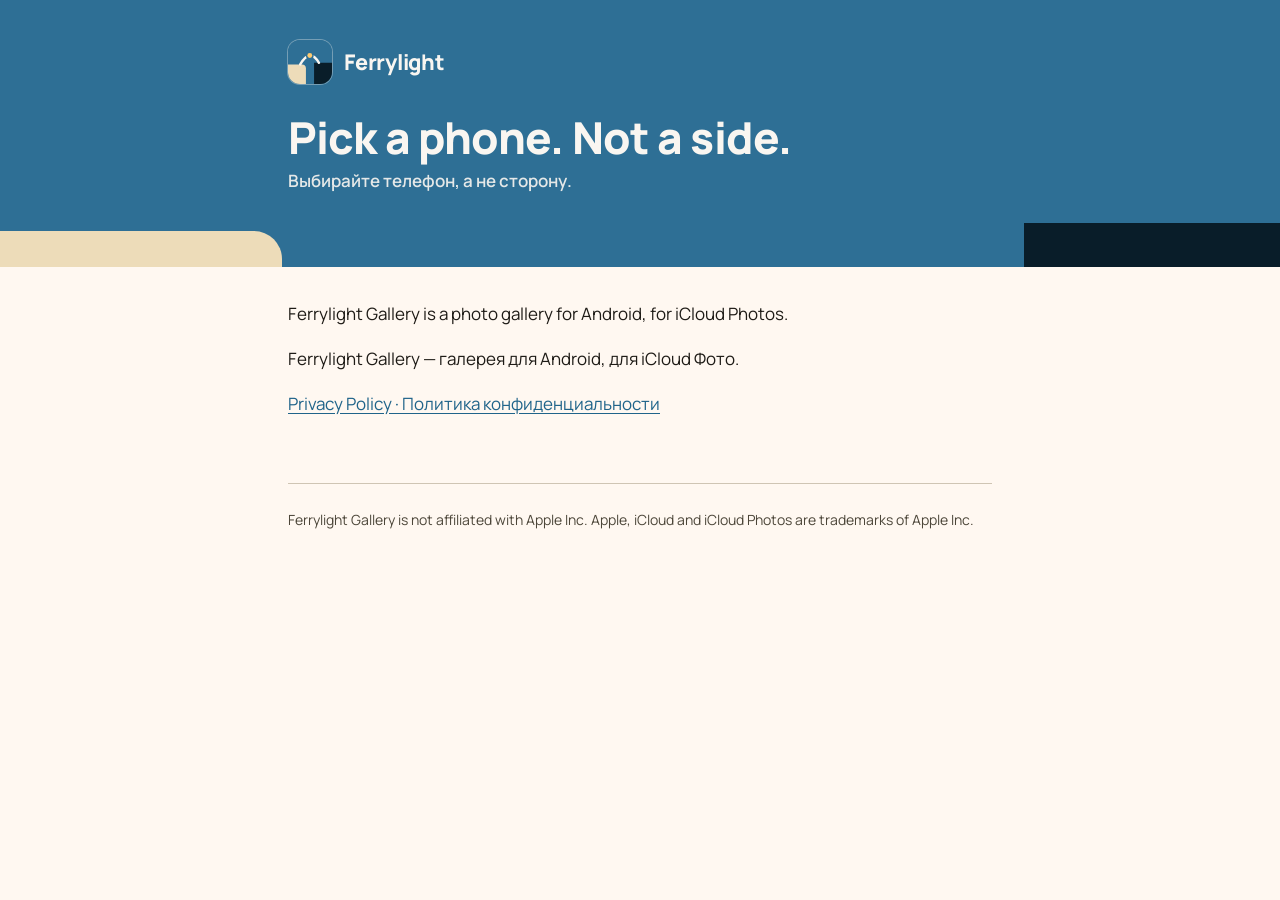
<file: index.html>
<!doctype html>
<html lang="en">
<head>
<meta charset="utf-8">
<meta name="viewport" content="width=device-width, initial-scale=1">
<title>Ferrylight Gallery</title>
<meta name="description" content="Ferrylight Gallery — a photo gallery for Android with iCloud Photos. Pick a phone. Not a side.">
<meta name="theme-color" content="#2E6F95">
<link rel="icon" href="assets/icon.svg" type="image/svg+xml">
<link rel="preload" href="assets/fonts/manrope-latin.woff2" as="font" type="font/woff2" crossorigin>
<link rel="stylesheet" href="assets/site.css">
</head>
<body>
<header class="hero">
  <div class="hero-inner">
    <a class="brand" href="./"><img src="assets/icon.svg" alt=""><span>Ferrylight</span></a>
    <h1>Pick a phone. Not a side.</h1>
    <p lang="ru">Выбирайте телефон, а не сторону.</p>
  </div>
</header>
<main>
  <p>Ferrylight Gallery is a photo gallery for Android, for iCloud Photos.</p>
  <p lang="ru">Ferrylight Gallery — галерея для Android, для iCloud Фото.</p>
  <p><a href="privacy/">Privacy Policy · Политика конфиденциальности</a></p>
</main>
<footer>
  Ferrylight Gallery is not affiliated with Apple Inc. Apple, iCloud and iCloud Photos are trademarks of Apple Inc.
</footer>
</body>
</html>
</file>
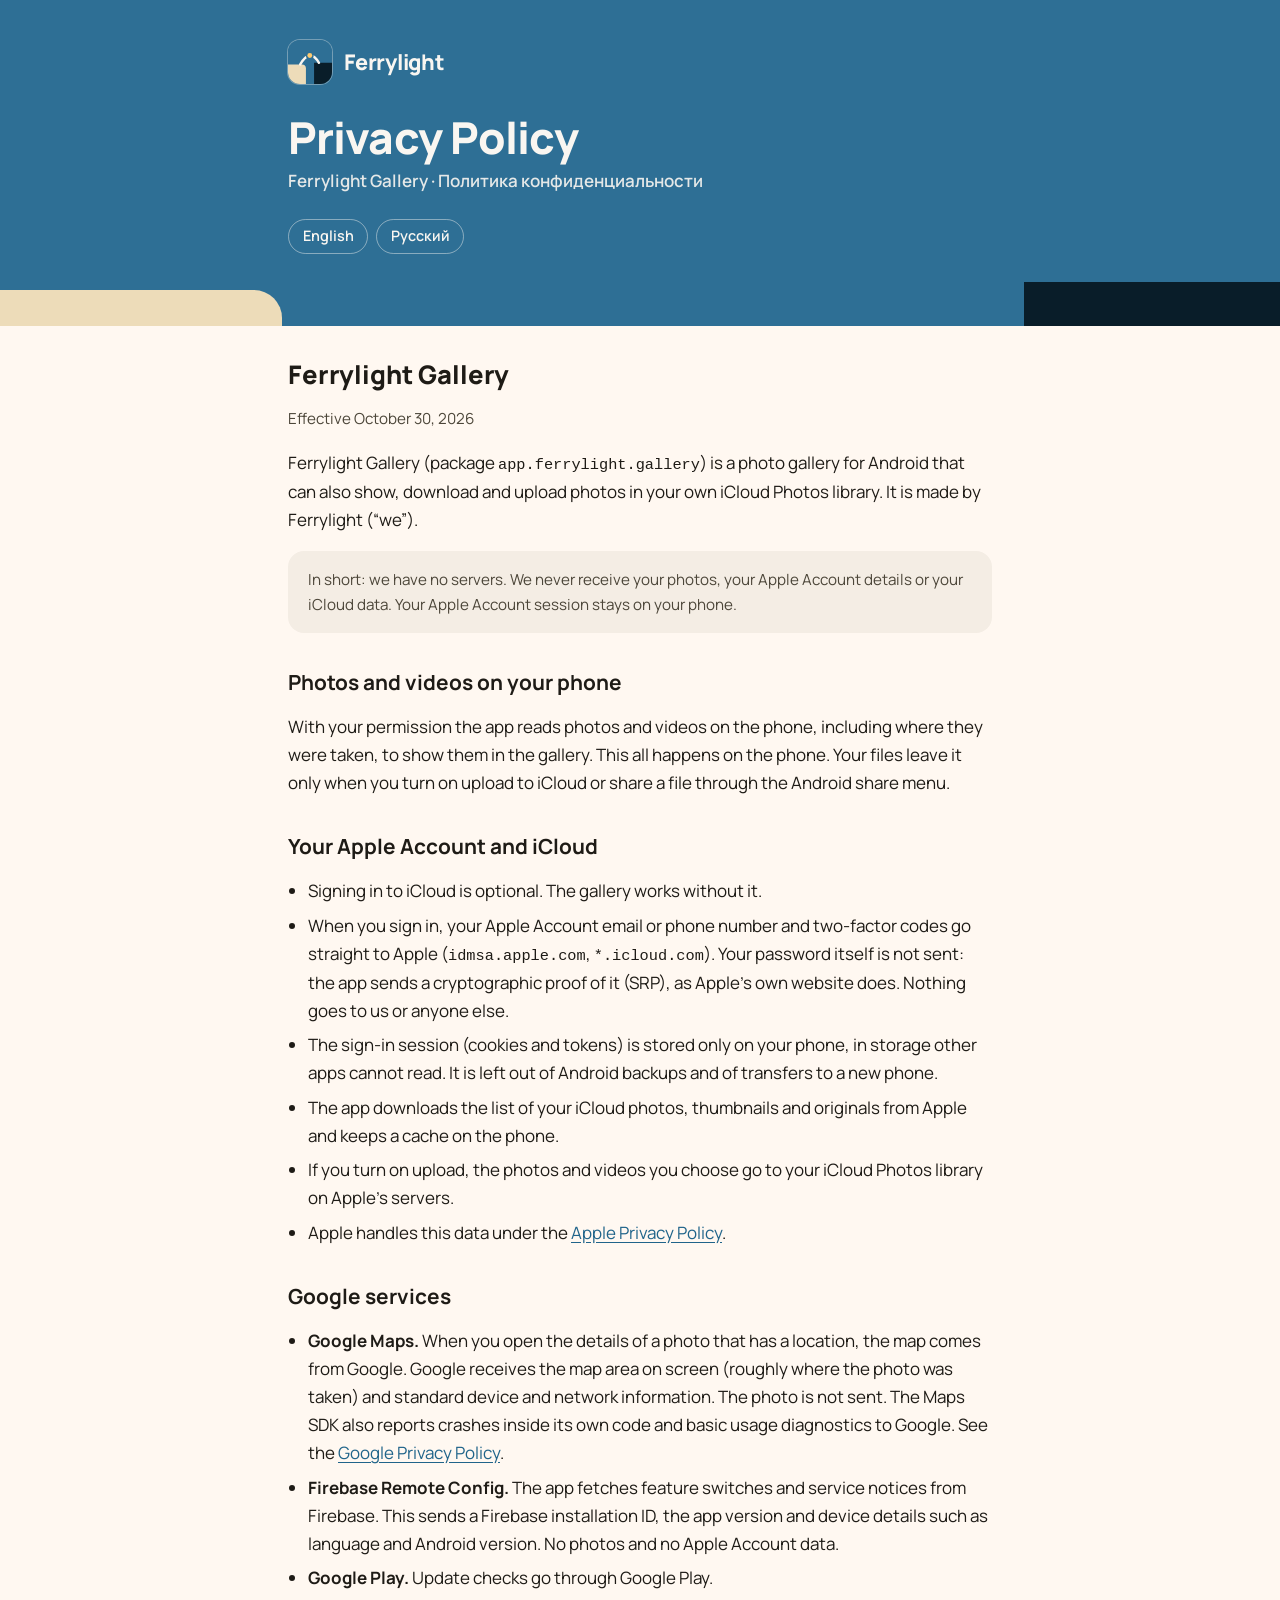
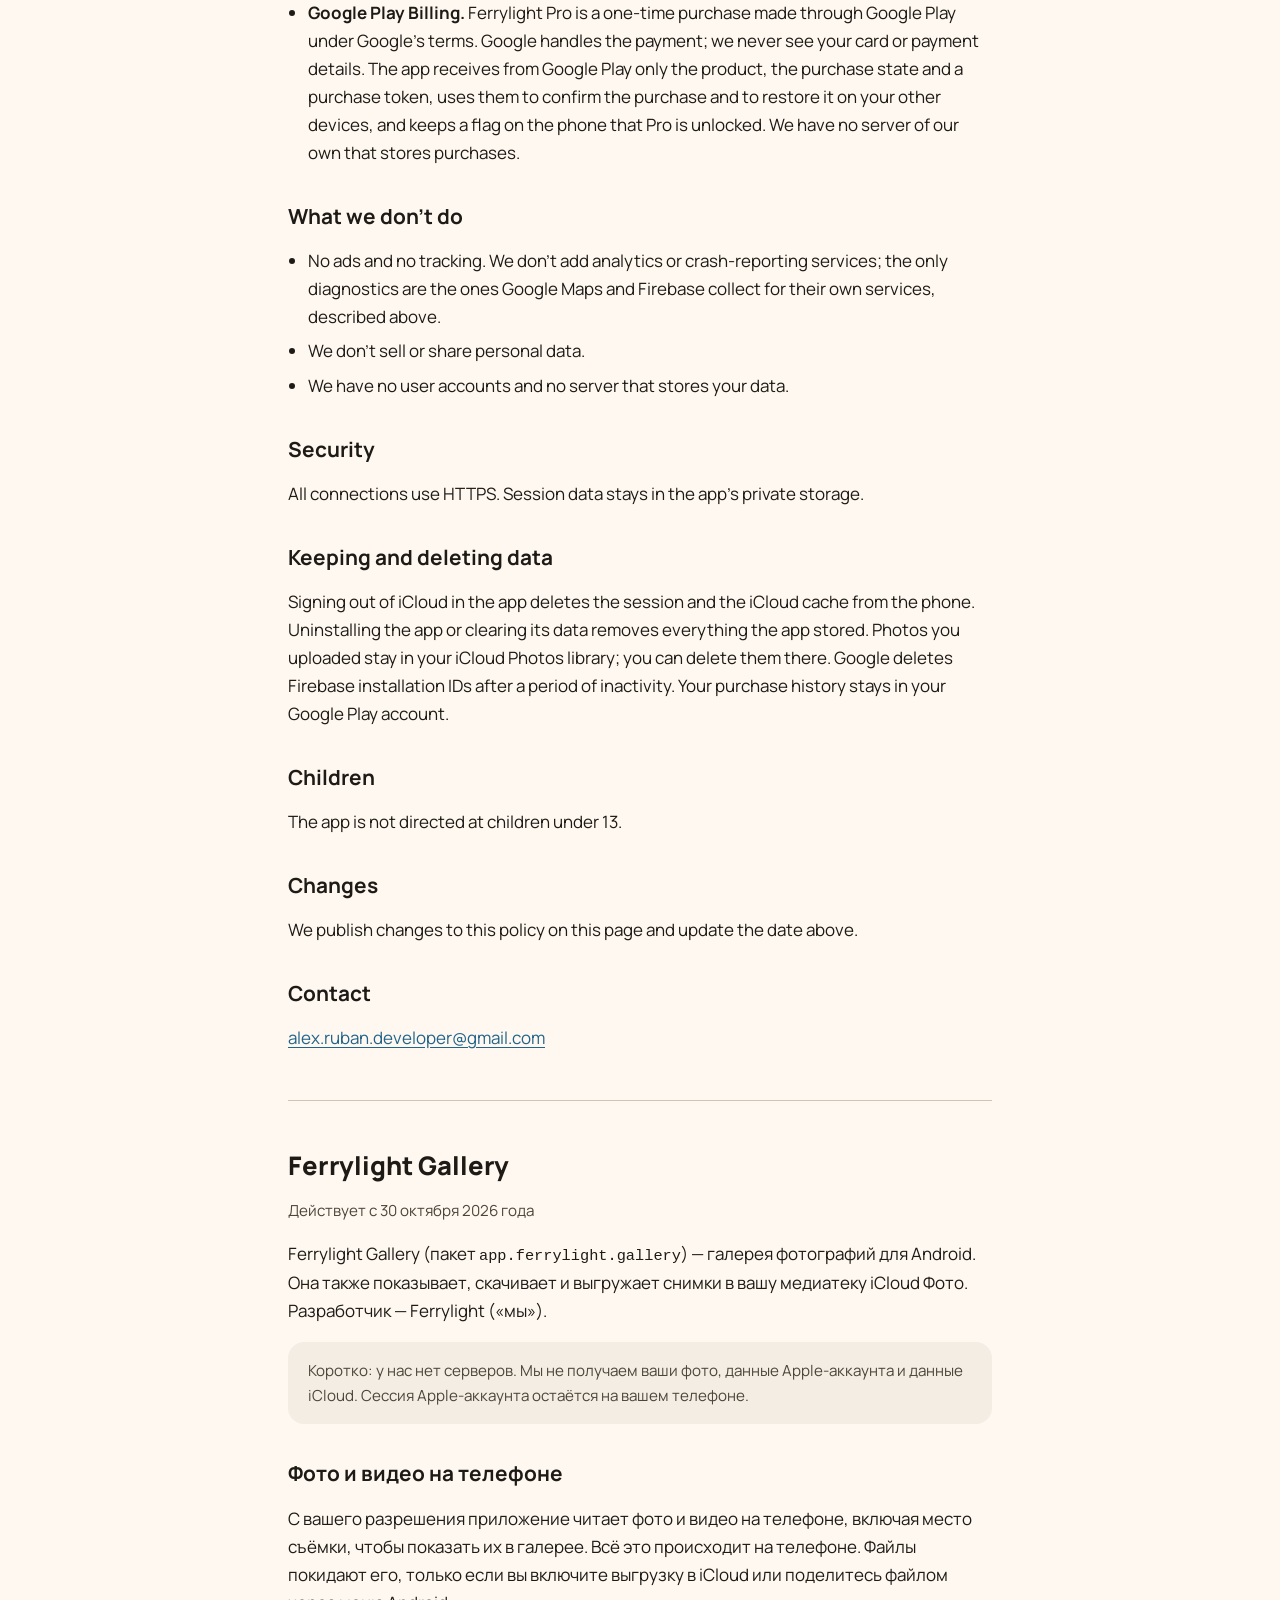
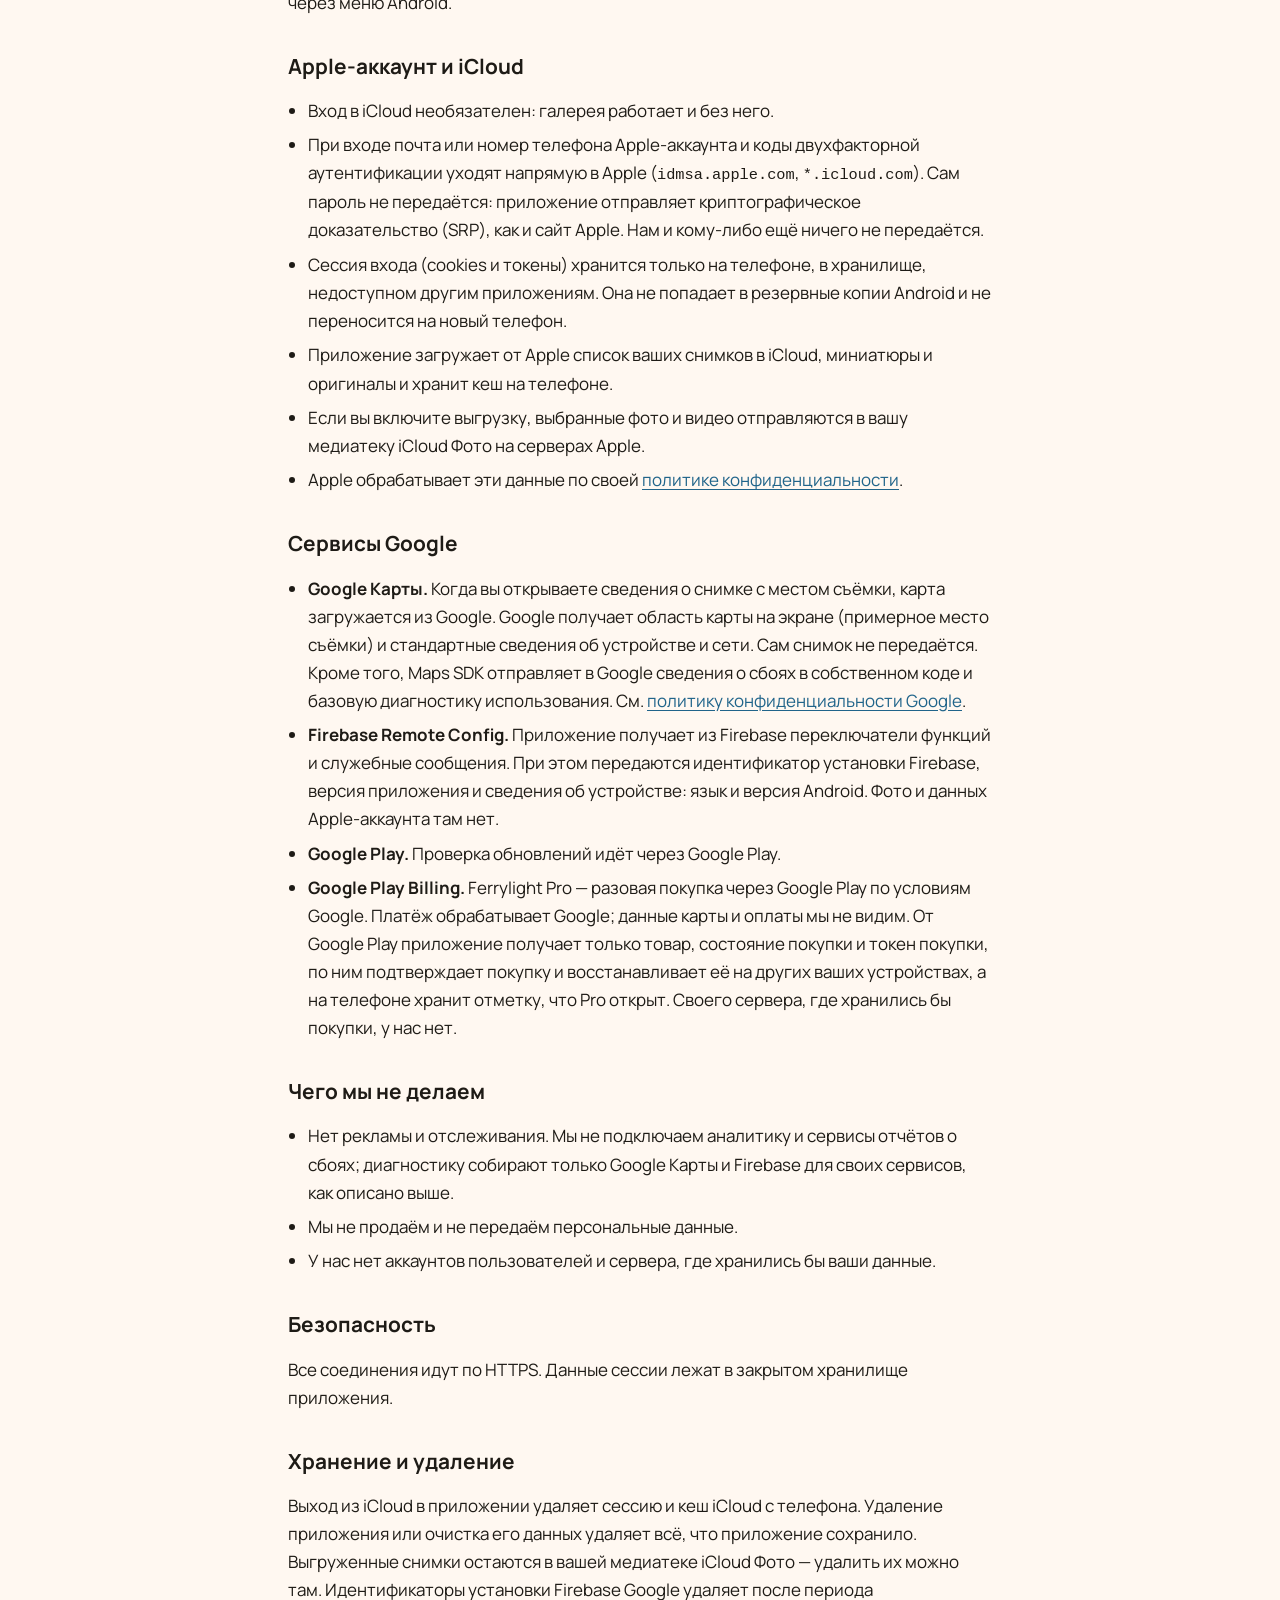
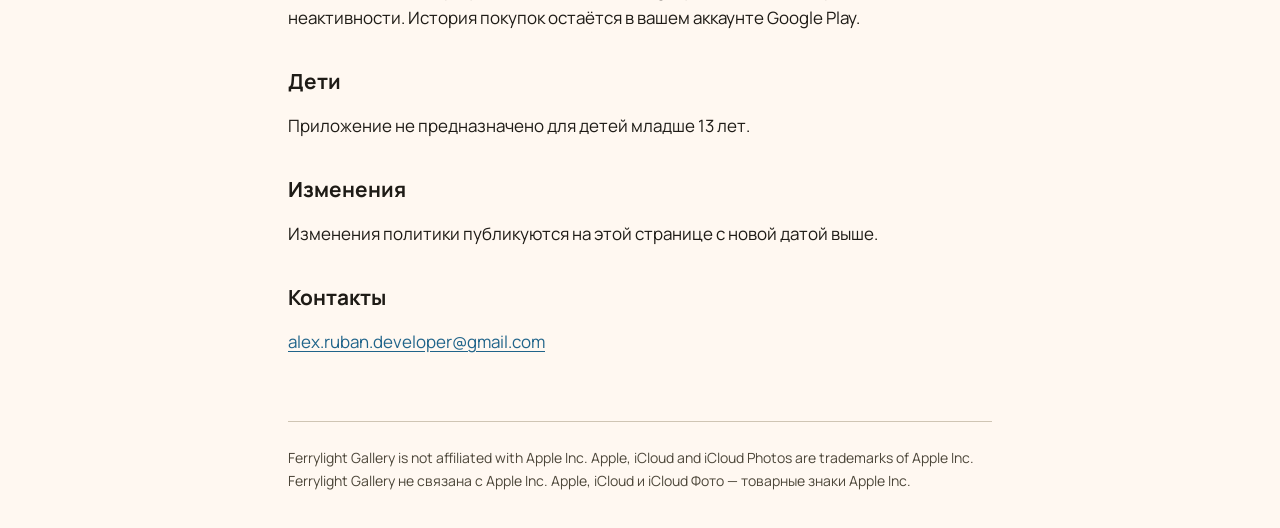
<file: privacy/index.html>
<!doctype html>
<html lang="en">
<head>
<meta charset="utf-8">
<meta name="viewport" content="width=device-width, initial-scale=1">
<title>Privacy Policy — Ferrylight Gallery</title>
<meta name="description" content="How Ferrylight Gallery handles your photos and your Apple Account.">
<meta name="theme-color" content="#2E6F95">
<link rel="icon" href="../assets/icon.svg" type="image/svg+xml">
<link rel="preload" href="../assets/fonts/manrope-latin.woff2" as="font" type="font/woff2" crossorigin>
<link rel="stylesheet" href="../assets/site.css">
</head>
<body>

<header class="hero">
  <div class="hero-inner">
    <a class="brand" href="../"><img src="../assets/icon.svg" alt=""><span>Ferrylight</span></a>
    <h1>Privacy Policy</h1>
    <p>Ferrylight Gallery · Политика конфиденциальности</p>
    <nav class="lang" aria-label="Language">
      <a href="#en" hreflang="en">English</a>
      <a href="#ru" hreflang="ru">Русский</a>
    </nav>
  </div>
</header>

<main>

<section id="en" lang="en">
<h2>Ferrylight Gallery</h2>
<p class="meta">Effective October 30, 2026</p>

<p>Ferrylight Gallery (package <code>app.ferrylight.gallery</code>) is a photo gallery for Android that can also show, download and upload
photos in your own iCloud Photos library. It is made by Ferrylight (“we”).</p>
<p class="note">In short: we have no servers. We never receive your photos, your Apple Account details or your iCloud data.
Your Apple Account session stays on your phone.</p>

<h2>Photos and videos on your phone</h2>
<p>With your permission the app reads photos and videos on the phone, including where they were taken, to show them in the gallery.
This all happens on the phone. Your files leave it only when you turn on upload to iCloud or share a file through the Android share menu.</p>

<h2>Your Apple Account and iCloud</h2>
<ul>
  <li>Signing in to iCloud is optional. The gallery works without it.</li>
  <li>When you sign in, your Apple Account email or phone number and two-factor codes go straight to Apple
      (<code>idmsa.apple.com</code>, <code>*.icloud.com</code>). Your password itself is not sent: the app sends a cryptographic proof of it (SRP),
      as Apple’s own website does. Nothing goes to us or anyone else.</li>
  <li>The sign-in session (cookies and tokens) is stored only on your phone, in storage other apps cannot read.
      It is left out of Android backups and of transfers to a new phone.</li>
  <li>The app downloads the list of your iCloud photos, thumbnails and originals from Apple and keeps a cache on the phone.</li>
  <li>If you turn on upload, the photos and videos you choose go to your iCloud Photos library on Apple’s servers.</li>
  <li>Apple handles this data under the <a href="https://www.apple.com/legal/privacy/">Apple Privacy Policy</a>.</li>
</ul>

<h2>Google services</h2>
<ul>
  <li><strong>Google Maps.</strong> When you open the details of a photo that has a location, the map comes from Google. Google receives
      the map area on screen (roughly where the photo was taken) and standard device and network information. The photo is not sent. The Maps SDK also reports crashes inside its own code and basic usage diagnostics to Google.
      See the <a href="https://policies.google.com/privacy">Google Privacy Policy</a>.</li>
  <li><strong>Firebase Remote Config.</strong> The app fetches feature switches and service notices from Firebase. This sends a Firebase
      installation ID, the app version and device details such as language and Android version. No photos and no Apple Account data.</li>
  <li><strong>Google Play.</strong> Update checks go through Google Play.</li>
  <li><strong>Google Play Billing.</strong> Ferrylight Pro is a one-time purchase made through Google Play under Google’s terms. Google handles the payment;
      we never see your card or payment details. The app receives from Google Play only the product, the purchase state and a purchase token,
      uses them to confirm the purchase and to restore it on your other devices, and keeps a flag on the phone that Pro is unlocked.
      We have no server of our own that stores purchases.</li>
</ul>

<h2>What we don’t do</h2>
<ul>
  <li>No ads and no tracking. We don’t add analytics or crash-reporting services; the only diagnostics are the ones Google Maps and Firebase collect for their own services, described above.</li>
  <li>We don’t sell or share personal data.</li>
  <li>We have no user accounts and no server that stores your data.</li>
</ul>

<h2>Security</h2>
<p>All connections use HTTPS. Session data stays in the app’s private storage.</p>

<h2>Keeping and deleting data</h2>
<p>Signing out of iCloud in the app deletes the session and the iCloud cache from the phone. Uninstalling the app or clearing its data
removes everything the app stored. Photos you uploaded stay in your iCloud Photos library; you can delete them there.
Google deletes Firebase installation IDs after a period of inactivity. Your purchase history stays in your Google Play account.</p>

<h2>Children</h2>
<p>The app is not directed at children under 13.</p>

<h2>Changes</h2>
<p>We publish changes to this policy on this page and update the date above.</p>

<h2>Contact</h2>
<p><a href="mailto:alex.ruban.developer@gmail.com">alex.ruban.developer@gmail.com</a></p>
</section>

<section id="ru" lang="ru">
<h2>Ferrylight Gallery</h2>
<p class="meta">Действует с 30 октября 2026 года</p>

<p>Ferrylight Gallery (пакет <code>app.ferrylight.gallery</code>) — галерея фотографий для Android. Она также показывает, скачивает
и выгружает снимки в вашу медиатеку iCloud Фото. Разработчик — Ferrylight («мы»).</p>
<p class="note">Коротко: у нас нет серверов. Мы не получаем ваши фото, данные Apple-аккаунта и данные iCloud.
Сессия Apple-аккаунта остаётся на вашем телефоне.</p>

<h2>Фото и видео на телефоне</h2>
<p>С вашего разрешения приложение читает фото и видео на телефоне, включая место съёмки, чтобы показать их в галерее.
Всё это происходит на телефоне. Файлы покидают его, только если вы включите выгрузку в iCloud или поделитесь файлом через меню Android.</p>

<h2>Apple-аккаунт и iCloud</h2>
<ul>
  <li>Вход в iCloud необязателен: галерея работает и без него.</li>
  <li>При входе почта или номер телефона Apple-аккаунта и коды двухфакторной аутентификации уходят напрямую в Apple
      (<code>idmsa.apple.com</code>, <code>*.icloud.com</code>). Сам пароль не передаётся: приложение отправляет криптографическое
      доказательство (SRP), как и сайт Apple. Нам и кому-либо ещё ничего не передаётся.</li>
  <li>Сессия входа (cookies и токены) хранится только на телефоне, в хранилище, недоступном другим приложениям.
      Она не попадает в резервные копии Android и не переносится на новый телефон.</li>
  <li>Приложение загружает от Apple список ваших снимков в iCloud, миниатюры и оригиналы и хранит кеш на телефоне.</li>
  <li>Если вы включите выгрузку, выбранные фото и видео отправляются в вашу медиатеку iCloud Фото на серверах Apple.</li>
  <li>Apple обрабатывает эти данные по своей <a href="https://www.apple.com/legal/privacy/">политике конфиденциальности</a>.</li>
</ul>

<h2>Сервисы Google</h2>
<ul>
  <li><strong>Google Карты.</strong> Когда вы открываете сведения о снимке с местом съёмки, карта загружается из Google. Google получает
      область карты на экране (примерное место съёмки) и стандартные сведения об устройстве и сети. Сам снимок не передаётся. Кроме того, Maps SDK отправляет в Google сведения о сбоях в собственном коде и базовую диагностику использования.
      См. <a href="https://policies.google.com/privacy?hl=ru">политику конфиденциальности Google</a>.</li>
  <li><strong>Firebase Remote Config.</strong> Приложение получает из Firebase переключатели функций и служебные сообщения. При этом передаются
      идентификатор установки Firebase, версия приложения и сведения об устройстве: язык и версия Android. Фото и данных Apple-аккаунта там нет.</li>
  <li><strong>Google Play.</strong> Проверка обновлений идёт через Google Play.</li>
  <li><strong>Google Play Billing.</strong> Ferrylight Pro — разовая покупка через Google Play по условиям Google. Платёж обрабатывает Google;
      данные карты и оплаты мы не видим. От Google Play приложение получает только товар, состояние покупки и токен покупки,
      по ним подтверждает покупку и восстанавливает её на других ваших устройствах, а на телефоне хранит отметку, что Pro открыт.
      Своего сервера, где хранились бы покупки, у нас нет.</li>
</ul>

<h2>Чего мы не делаем</h2>
<ul>
  <li>Нет рекламы и отслеживания. Мы не подключаем аналитику и сервисы отчётов о сбоях; диагностику собирают только Google Карты и Firebase для своих сервисов, как описано выше.</li>
  <li>Мы не продаём и не передаём персональные данные.</li>
  <li>У нас нет аккаунтов пользователей и сервера, где хранились бы ваши данные.</li>
</ul>

<h2>Безопасность</h2>
<p>Все соединения идут по HTTPS. Данные сессии лежат в закрытом хранилище приложения.</p>

<h2>Хранение и удаление</h2>
<p>Выход из iCloud в приложении удаляет сессию и кеш iCloud с телефона. Удаление приложения или очистка его данных удаляет всё,
что приложение сохранило. Выгруженные снимки остаются в вашей медиатеке iCloud Фото — удалить их можно там.
Идентификаторы установки Firebase Google удаляет после периода неактивности. История покупок остаётся в вашем аккаунте Google Play.</p>

<h2>Дети</h2>
<p>Приложение не предназначено для детей младше 13 лет.</p>

<h2>Изменения</h2>
<p>Изменения политики публикуются на этой странице с новой датой выше.</p>

<h2>Контакты</h2>
<p><a href="mailto:alex.ruban.developer@gmail.com">alex.ruban.developer@gmail.com</a></p>
</section>

</main>

<footer>
  Ferrylight Gallery is not affiliated with Apple Inc. Apple, iCloud and iCloud Photos are trademarks of Apple Inc.<br>
  Ferrylight Gallery не связана с Apple Inc. Apple, iCloud и iCloud Фото — товарные знаки Apple Inc.
</footer>

</body>
</html>
</file>
<file: assets/site.css>
/* Ferrylight site: brand colors and M3 tokens from ferrylight-app/brand (tokens/brand.json, tokens/m3-scheme.json). */
@font-face {
  font-family: "Manrope";
  src: url("fonts/manrope-latin.woff2") format("woff2");
  font-weight: 200 800;
  font-display: swap;
  unicode-range: U+0000-00FF, U+0131, U+0152-0153, U+02BB-02BC, U+02C6, U+02DA, U+02DC, U+2000-206F, U+2074, U+20AC, U+2122, U+2191, U+2193, U+2212, U+2215, U+FEFF, U+FFFD;
}
@font-face {
  font-family: "Manrope";
  src: url("fonts/manrope-cyrillic.woff2") format("woff2");
  font-weight: 200 800;
  font-display: swap;
  unicode-range: U+0301, U+0400-045F, U+0490-0491, U+04B0-04B1, U+2116;
}

:root {
  --water: #2E6F95;
  --shore-warm: #EDDCB9;
  --shore-cool: #091D29;
  --lantern: #FFCB70;
  --foam: #F9F6F1;

  --primary: #20648A;
  --surface: #FFF8F1;
  --on-surface: #1E1B16;
  --on-surface-variant: #4C4639;
  --surface-container: #F4EDE4;
  --outline-variant: #CFC5B4;
  color-scheme: light dark;
}
@media (prefers-color-scheme: dark) {
  :root {
    --primary: #91CDF8;
    --surface: #15130E;
    --on-surface: #E8E1D9;
    --on-surface-variant: #CFC5B4;
    --surface-container: #221F1A;
    --outline-variant: #4C4639;
  }
}

* { box-sizing: border-box; }
html { -webkit-text-size-adjust: 100%; }
body {
  margin: 0;
  font: 400 17px/1.65 "Manrope", system-ui, sans-serif;
  color: var(--on-surface);
  background: var(--surface);
}
a { color: var(--primary); text-underline-offset: 0.15em; }
code { font-size: 0.9em; overflow-wrap: anywhere; }

/* Header: water with the two shores in the bottom corners, as on the store graphic. */
.hero {
  position: relative;
  overflow: hidden;
  background: var(--water);
  color: var(--foam);
  padding: 2.5rem 0 4.5rem;
}
.hero::before, .hero::after {
  content: "";
  position: absolute;
  bottom: 0;
  height: 2.25rem;
}
.hero::before { left: 0; width: 22%; background: var(--shore-warm); border-top-right-radius: 1.75rem; }
.hero::after { right: 0; width: 20%; height: 2.75rem; background: var(--shore-cool); }
.hero-inner, main, footer { width: min(44rem, 100% - 2rem); margin: 0 auto; }
.brand { display: flex; align-items: center; gap: 0.75rem; color: inherit; text-decoration: none; }
.brand img { width: 2.75rem; height: 2.75rem; border-radius: 0.75rem; box-shadow: 0 0 0 1px rgb(249 246 241 / 0.35); }
.brand span { font-weight: 800; font-size: 1.35rem; letter-spacing: -0.01em; }
.hero h1 { margin: 1.75rem 0 0.25rem; font-weight: 800; font-size: clamp(2rem, 6vw, 2.75rem); line-height: 1.15; letter-spacing: -0.02em; }
.hero p { margin: 0; font-weight: 600; opacity: 0.9; }

.lang { display: flex; gap: 0.5rem; margin: 1.5rem 0 0; }
.lang a {
  color: var(--foam);
  text-decoration: none;
  font-weight: 600;
  font-size: 0.9rem;
  padding: 0.3rem 0.85rem;
  border: 1px solid rgb(249 246 241 / 0.45);
  border-radius: 999px;
}
.lang a:hover, .lang a:focus-visible { background: rgb(249 246 241 / 0.15); }

main { padding: 1rem 0 3rem; }
main section + section { margin-top: 3rem; padding-top: 2rem; border-top: 1px solid var(--outline-variant); }
h2 { margin: 2.25rem 0 0.5rem; font-weight: 700; font-size: 1.3rem; line-height: 1.3; }
section > h2:first-child { margin-top: 1rem; font-size: 1.6rem; font-weight: 800; }
ul { padding-left: 1.25rem; }
li + li { margin-top: 0.4rem; }
.meta { color: var(--on-surface-variant); font-size: 0.95rem; }
.note {
  background: var(--surface-container);
  border-radius: 1rem;
  padding: 1rem 1.25rem;
  color: var(--on-surface-variant);
  font-size: 0.95rem;
}

footer {
  padding: 1.5rem 0 2.5rem;
  color: var(--on-surface-variant);
  font-size: 0.875rem;
  border-top: 1px solid var(--outline-variant);
}
</file>
